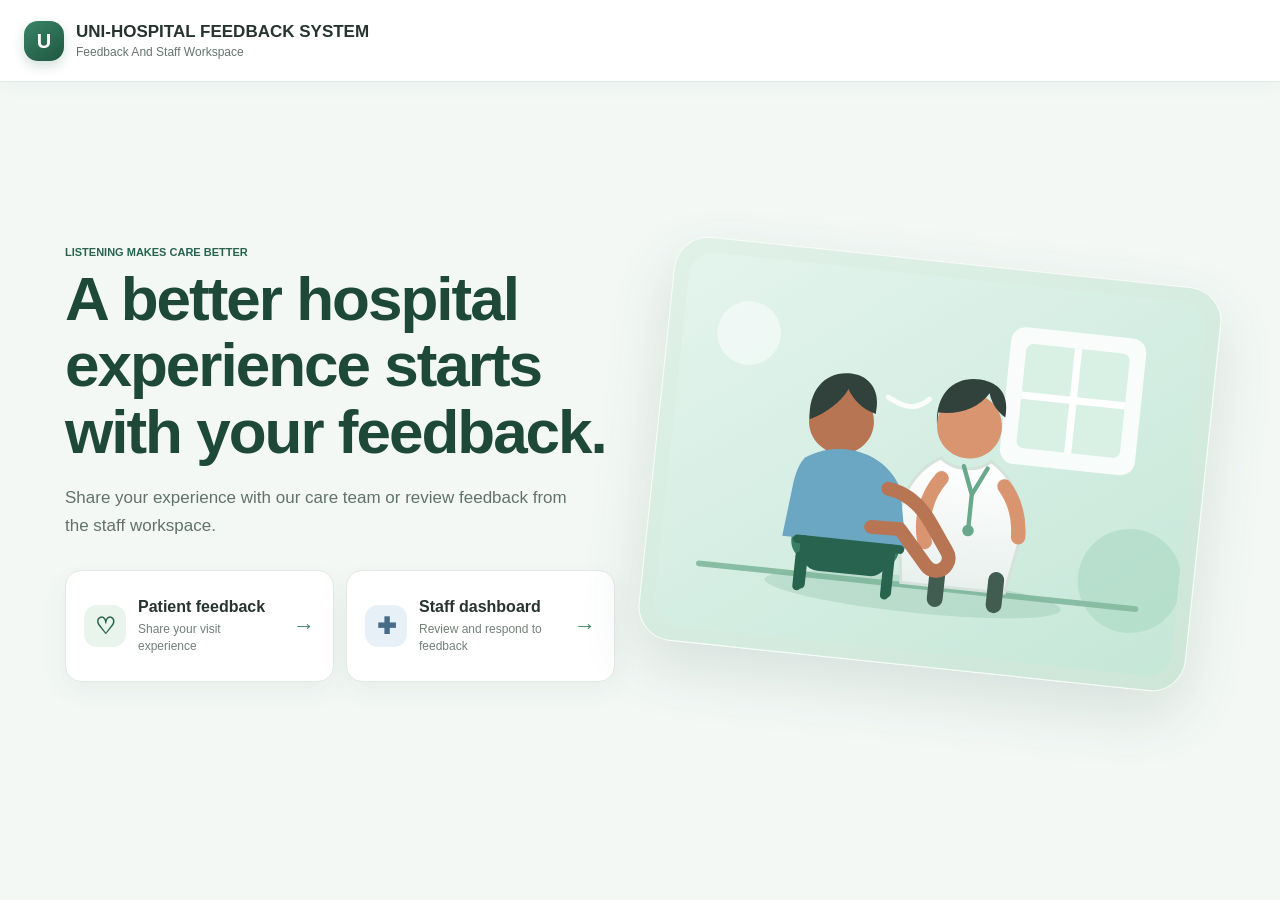
<file: index.html>
<!doctype html>
<html lang="en">
<head>
  <meta charset="utf-8">
  <meta name="viewport" content="width=device-width, initial-scale=1">
  <meta name="theme-color" content="#146c5a">
  <title>UNI-HOSPITAL FEEDBACK SYSTEM</title>
  <link rel="stylesheet" href="style.css">
</head>

<body>
  <header class="site-header">
    <a class="brand" href="index.html" aria-label="UNI-HOSPITAL FEEDBACK SYSTEM home">
      <span class="brand-mark" aria-hidden="true">U</span>
      <span><strong>UNI-HOSPITAL FEEDBACK SYSTEM</strong><small>Feedback And Staff Workspace</small></span>
    </a>
  </header>

  <main>
    <section class="content-layout start-layout">
      <div class="home-hero">
        <div class="home-copy">
          <p class="eyebrow">LISTENING MAKES CARE BETTER</p>
          <h1>A better hospital experience starts with your feedback.</h1>
          <p class="home-intro">Share your experience with our care team or review feedback from the staff workspace.</p>

          <nav class="choice-grid" aria-label="Choose an area">
            <a class="choice-card surface patient-choice" href="feedback.html">
              <span class="choice-icon" aria-hidden="true">♡</span>
              <span class="choice-copy"><strong>Patient feedback</strong><small>Share your visit experience</small></span>
              <span class="choice-arrow" aria-hidden="true">→</span>
            </a>
            <a class="choice-card surface staff-choice" href="dashboard.html">
              <span class="choice-icon" aria-hidden="true">✚</span>
              <span class="choice-copy"><strong>Staff dashboard</strong><small>Review and respond to feedback</small></span>
              <span class="choice-arrow" aria-hidden="true">→</span>
            </a>
          </nav>
        </div>
        <div class="home-illustration">
          <img src="assets/clinic-care.svg" alt="A clinician talking with a patient in a bright clinic">
        </div>
      </div>
    </section>
  </main>
</body>
</html>
</file>
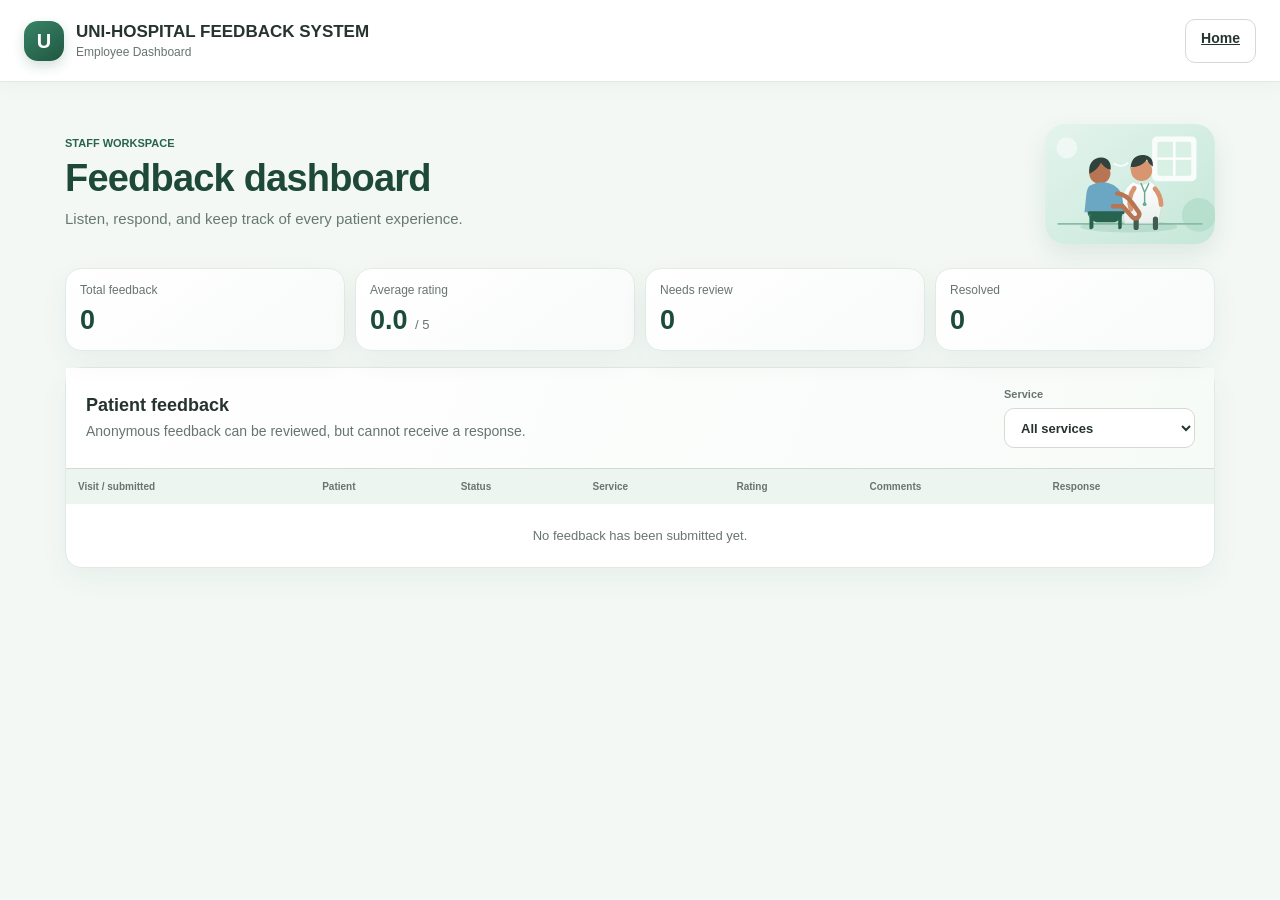
<file: dashboard.html>
<!doctype html>
<html lang="en">
<head>
  <meta charset="utf-8">
  <meta name="viewport" content="width=device-width, initial-scale=1">
  <meta name="theme-color" content="#146c5a">
  <title>Employee Dashboard - UNI-HOSPITAL</title>

  <link rel="stylesheet" href="style.css">
  <script src="app.js" defer></script>
</head>
<body>

  <header class="site-header">
    <a class="brand" href="index.html" aria-label="UNI-HOSPITAL FEEDBACK SYSTEM home">
      <span class="brand-mark" aria-hidden="true">U</span>
      <span><strong>UNI-HOSPITAL FEEDBACK SYSTEM</strong><small>Employee Dashboard</small></span>
    </a>

    <div class="header-actions">
      <a class="button button-light" href="index.html">Home</a>
    </div>
  </header>

  <main>
    <section class="content-layout">
      <div class="page-intro">
        <div>
          <p class="eyebrow">STAFF WORKSPACE</p>
          <h1>Feedback dashboard</h1>
          <p class="page-lead">Listen, respond, and keep track of every patient experience.</p>
        </div>
        <img src="assets/clinic-care.svg" alt="Clinician listening to a patient">
      </div>

      <div class="summary-grid">
        <article class="summary-card surface"><span>Total feedback</span><strong id="total-count">0</strong></article>
        <article class="summary-card surface"><span>Average rating</span><strong id="average-rating">0.0 <small>/ 5</small></strong></article>
        <article class="summary-card surface"><span>Needs review</span><strong id="pending-count">0</strong></article>
        <article class="summary-card surface"><span>Resolved</span><strong id="resolved-count">0</strong></article>
      </div>
      <section class="panel surface report-panel">
        <div class="section-heading report-heading">
          <div>
            <h2>Patient feedback</h2>
            <p class="panel-intro">Anonymous feedback can be reviewed, but cannot receive a response.</p>
          </div>
          <label class="filter-field">Service
            <select id="category-filter">
              <option value="all">All services</option>
              <option>Nursing & Care</option>
              <option>Reception & Check-in</option>
              <option>Doctor Consultation</option>
              <option>Wait Time</option>
              <option>Facilities & Cleanliness</option>
              <option>Billing & Insurance</option>
              <option>Other</option>
            </select>
          </label>
        </div>

        <div class="table-scroll">
          <table>
            <thead>
              <tr>
                <th>Visit / submitted</th><th>Patient</th><th>Status</th><th>Service</th>
                <th>Rating</th><th>Comments</th><th>Response</th>
              </tr>
            </thead>
            <tbody id="feedback-rows"></tbody>
          </table>

          <p id="dashboard-message" class="empty-message" hidden>No Feedback Has Been Submitted Yet.</p>
        </div>
      </section>
    </section>

  </main>
</body>
</html>
</file>
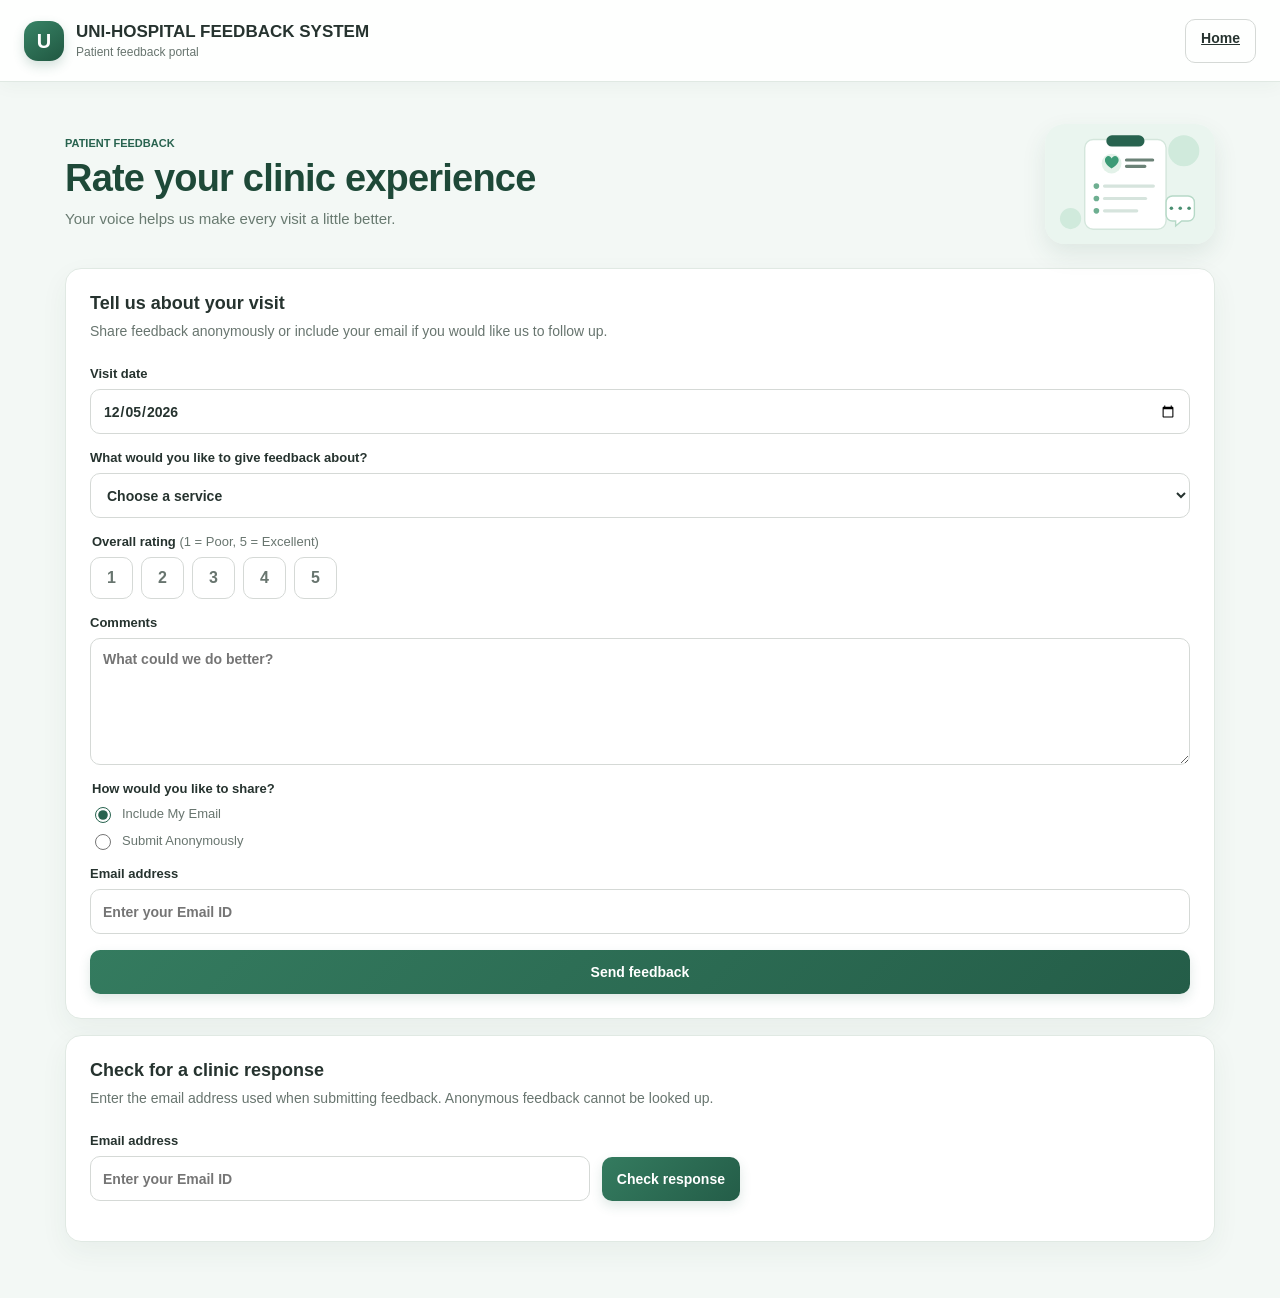
<file: feedback.html>
<!doctype html>
<html lang="en">
<head>
  <meta charset="utf-8">
  <meta name="viewport" content="width=device-width, initial-scale=1">
  <meta name="theme-color" content="#146c5a">
  <title>Patient Feedback - UNI-HOSPITAL</title>
  <link rel="stylesheet" href="style.css">
  <script src="app.js" defer></script>
</head>
<body>
  <header class="site-header">
    <a class="brand" href="index.html" aria-label="UNI-HOSPITAL FEEDBACK SYSTEM start page">
      <span class="brand-mark" aria-hidden="true">U</span>
      <span><strong>UNI-HOSPITAL FEEDBACK SYSTEM</strong><small>Patient feedback portal</small></span>
    </a>
    <div class="header-actions">
      <a class="button button-light" href="index.html">Home</a>
    </div>
  </header>

  <main>
    <section class="content-layout">
      <div class="page-intro">
        <div>
          <p class="eyebrow">PATIENT FEEDBACK</p>
          <h1>Rate your clinic experience</h1>
          <p class="page-lead">Your voice helps us make every visit a little better.</p>
        </div>
        <img src="assets/feedback-note.svg" alt="Feedback form illustration with a heart">
      </div>

      <section class="panel surface">
        <h2>Tell us about your visit</h2>
        <p class="panel-intro">Share feedback anonymously or include your email if you would like us to follow up.</p>

        <form id="feedback-form" class="form-stack">
          <label class="field">Visit date
            <input name="visitDate" type="date" required>
          </label>

          <label class="field">What would you like to give feedback about?
            <select name="category" required>
              <option value="">Choose a service</option>
              <option>Nursing & Care</option>
              <option>Reception & Check-in</option>
              <option>Doctor Consultation</option>
              <option>Wait Time</option>
              <option>Facilities & Cleanliness</option>
              <option>Billing & Insurance</option>
              <option>Other</option>
            </select>
          </label>

          <fieldset class="rating-field">
            <legend>Overall rating <span>(1 = Poor, 5 = Excellent)</span></legend>
            <div class="rating-options">
              <label><input type="radio" name="rating" value="1" required><span>1</span></label>
              <label><input type="radio" name="rating" value="2"><span>2</span></label>
              <label><input type="radio" name="rating" value="3"><span>3</span></label>
              <label><input type="radio" name="rating" value="4"><span>4</span></label>
              <label><input type="radio" name="rating" value="5"><span>5</span></label>
            </div>
          </fieldset>

          <label class="field">Comments
            <textarea name="comments" rows="5" maxlength="1500" placeholder="What could we do better?"></textarea>
          </label>

          <fieldset class="identity-field">
            <legend>How would you like to share?</legend>
            <label><input type="radio" name="identity" value="email" checked> Include My Email</label>
            <label><input type="radio" name="identity" value="anonymous"> Submit Anonymously</label>
          </fieldset>

          <label id="email-field" class="field" hidden>Email address
            <input name="email" type="email" autocomplete="email" placeholder="Enter your Email ID">
          </label>

          <button class="button button-primary" type="submit">Send feedback</button>
          <p id="feedback-message" class="message" role="status" aria-live="polite"></p>
        </form>
      </section>

      <section class="panel surface response-lookup">
        <h2>Check for a clinic response</h2>
        <p class="panel-intro">Enter the email address used when submitting feedback. Anonymous feedback cannot be looked up.</p>
        <form id="response-lookup-form" class="response-lookup-form">
          <label class="field">Email address
            <input name="email" type="email" autocomplete="email" placeholder="Enter your Email ID" required>
          </label>
          <button class="button button-primary" type="submit">Check response</button>
        </form>
        <p id="response-lookup-message" class="message" role="status" aria-live="polite"></p>
        <div id="response-lookup-results" class="response-lookup-results" aria-live="polite"></div>
      </section>
    </section>
  </main>
</body>
</html>
</file>
<file: style.css>
:root {
  font-family: "Segoe UI", Arial, sans-serif;
  color: #26332f;
  background: #f3f8f5;
}
* { box-sizing: border-box; }
body {
  display: flex;
  flex-direction: column;
  margin: 0;
  background: #f3f8f5;
}
.start-layout, main {
  display: flex;
  flex-direction: column;
}
main { flex: 1; }
button, input, select, textarea { font: inherit; }
button, select { cursor: pointer; }
.site-header, .brand, .header-actions, .identity-field label, .section-heading {
  display: flex;
  align-items: center;
}
.site-header {
  min-height: 82px;
  padding: 14px 24px;
  border-bottom: 1px solid #e0e9e3;
  background: rgba(255, 255, 255, .94);
  justify-content: space-between;
  box-shadow: 0 4px 18px rgba(34, 73, 56, .04);
}
.brand {
  gap: 12px;
  color: #26332f;
  text-decoration: none;
}
.brand-mark {
  display: grid;
  width: 40px;
  height: 40px;
  place-items: center;
  border-radius: 14px;
  background: linear-gradient(145deg, #388466, #205741);
  color: #fff;
  font: 700 20px/1 "Arial", sans-serif;
  box-shadow: 0 5px 12px rgba(40, 99, 79, .2);
}
.brand strong, .brand small { display: block; }
.brand strong { font-size: 17px; }
.brand small {
  margin-top: 3px;
  color: #68756f;
  font-size: 12px;
}
.header-actions { gap: 12px; }
.button {
  min-height: 44px;
  padding: 10px 15px;
  border: 0;
  border-radius: 10px;
  font-size: 14px;
  font-weight: 700;
  transition: background .18s ease, transform .18s ease, box-shadow .18s ease;
}
.button-primary {
  background: linear-gradient(135deg, #347b5f, #245d48);
  color: #fff;
  box-shadow: 0 5px 12px rgba(40, 99, 79, .15);
}
.button-primary:hover {
  background: #1d4b3b;
  box-shadow: 0 7px 16px rgba(40, 99, 79, .2);
  transform: translateY(-1px);
}
.button-light {
  border: 1px solid #d5d9d6;
  color: #26332f;
}
.button-light:hover { background: #edf3ef; }
.content-layout {
  width: min(1150px, calc(100% - 28px));
  flex: 1;
  margin: 0 auto;
  padding: 42px 0 56px;
}
.start-layout {
  justify-content: center;
}
.home-hero {
  display: grid;
  grid-template-columns: 550px 550px;
  align-items: center;
  gap: 40px;
  min-height: 680px;
}
.home-copy { width: 550px; }
.home-copy h1 {
  margin: 0;
  color: #1e4938;
  font-size: 62px;
  letter-spacing: -2px;
  line-height: 1.08;
}
.home-intro {
  width: 510px;
  margin: 18px 0 30px;
  color: #61736a;
  font-size: 17px;
  line-height: 1.65;
}
.home-illustration {
  position: relative;
  width: 550px;
  padding: 14px;
  border: 1px solid rgba(255, 255, 255, .8);
  border-radius: 34px;
  background: linear-gradient(145deg, #e0f1e8, #cce6d8);
  box-shadow: 0 24px 60px rgba(41, 92, 68, .14);
  transform: rotate(6deg);
}
.home-illustration img {
  display: block;
  width: 520px;
  border-radius: 25px;
}
.choice-grid {
  display: grid;
  grid-template-columns: repeat(2, 269px);
  gap: 12px;
}
.choice-card {
  display: flex;
  min-height: 112px;
  align-items: center;
  gap: 12px;
  padding: 18px;
  border: 1px solid #e0eae3;
  color: inherit;
  text-decoration: none;
  box-shadow: 0 8px 22px rgba(30, 73, 56, .05);
  transition: transform .18s ease, border-color .18s ease, box-shadow .18s ease;
}
.choice-card:hover {
  border-color: #92c4a8;
  box-shadow: 0 14px 28px rgba(30, 73, 56, .1);
  transform: translateY(-3px);
}
.choice-icon {
  display: grid;
  width: 42px;
  height: 42px;
  flex: 0 0 42px;
  place-items: center;
  border-radius: 13px;
  background: #e8f4ec;
  color: #28634f;
  font-size: 23px;
  font-weight: 700;
}
.staff-choice .choice-icon {
  background: #e8f0f7;
  color: #466c88;
}
.choice-copy {
  display: grid;
  flex: 1;
  gap: 5px;
}
.choice-copy strong { font-size: 16px; }
.choice-copy small {
  color: #728078;
  font-size: 12px;
  line-height: 1.4;
}
.choice-arrow {
  color: #438565;
  font-size: 22px;
}
.eyebrow {
  margin: 0 0 8px;
  color: #28634f;
  font-size: 11px;
  font-weight: 700;
}
.panel-intro {
  margin: 0;
  color: #68756f;
  font-size: 14px;
  line-height: 1.5;
}
.page-intro {
  display: flex;
  align-items: center;
  justify-content: space-between;
  gap: 24px;
  margin-bottom: 24px;
}
.page-intro h1 {
  margin: 0;
  color: #1e4938;
  font-size: 38px;
  letter-spacing: -.8px;
}
.page-intro img {
  width: 170px;
  height: 120px;
  object-fit: cover;
  border-radius: 20px;
  box-shadow: 0 10px 24px rgba(41, 92, 68, .1);
}
.page-lead {
  margin: 8px 0 0;
  color: #687a70;
  font-size: 15px;
  line-height: 1.5;
}
.surface {
  border: 1px solid #e0e9e3;
  border-radius: 16px;
  background: #fff;
  box-shadow: 0 10px 28px rgba(30, 73, 56, .055);
}
.panel { padding: 24px; }
.panel h2 {
  margin: 0 0 7px;
  font-size: 18px;
}
.panel > .panel-intro { margin-bottom: 24px; }
.form-stack {
  display: grid;
  gap: 16px;
}
.response-lookup { margin-top: 16px; }
.response-lookup-form {
  display: flex;
  width: 650px;
  align-items: end;
  gap: 12px;
}
.response-lookup-form .field { flex: 1; }
.response-lookup-results {
  display: grid;
  gap: 12px;
  margin-top: 16px;
}
.response-result {
  padding: 14px;
  border: 1px solid #d5d9d6;
  border-radius: 10px;
  background: #f8faf8;
}
.response-result h3 {
  margin: 0;
  font-size: 14px;
}
.response-result p {
  margin: 8px 0 0;
  font-size: 13px;
  line-height: 1.5;
  overflow-wrap: anywhere;
  white-space: pre-wrap;
}
.response-result .response-result-status {
  color: #28634f;
  font-weight: 700;
}
.field, .filter-field { display: grid; }
.field[hidden] { display: none; }
.field {
  gap: 8px;
  color: #26332f;
  font-size: 13px;
  font-weight: 650;
}
.field :is(input, select, textarea), .filter-field select {
  min-height: 45px;
  padding: 10px 12px;
  border: 1px solid #d5d9d6;
  border-radius: 10px;
  background: #fff;
  color: #26332f;
  font-size: 14px;
}
.field textarea {
  min-height: 124px;
  resize: vertical;
  line-height: 1.5;
}
.field :is(input, select, textarea):focus, .filter-field select:focus {
  border-color: #28634f;
  outline: 2px solid #72bbaa;
  outline-offset: 1px;
}
.rating-field, .identity-field {
  margin: 0;
  padding: 0;
  border: 0;
}
.rating-field legend, .identity-field legend {
  margin-bottom: 8px;
  color: #26332f;
  font-size: 13px;
  font-weight: 650;
}
.rating-field legend span {
  color: #68756f;
  font-weight: 400;
}
.rating-options {
  display: flex;
  gap: 8px;
}
.rating-options label { position: relative; }
.rating-options input {
  position: absolute;
  width: 1px;
  height: 1px;
  opacity: 0;
}
.rating-options label span {
  display: grid;
  width: 43px;
  height: 42px;
  place-items: center;
  border: 1px solid #d5d9d6;
  border-radius: 10px;
  color: #68756f;
  font-weight: 700;
  cursor: pointer;
}
.rating-options input:checked + span {
  border-color: #28634f;
  background: #edf3ef;
  color: #1d4b3b;
}
.rating-options input:focus-visible + span, :focus-visible {
  outline: 3px solid #72bbaa;
  outline-offset: 2px;
}
.identity-field {
  display: grid;
  gap: 8px;
  color: #68756f;
  font-size: 13px;
}
.identity-field label { gap: 8px; }
.identity-field input {
  width: 16px;
  height: 16px;
  accent-color: #28634f;
}
.message {
  margin: 10px;
  color: #28634f;
  font-size: 13px;
  line-height: 1.5;
  text-align: center;
}
.message:empty { display: none; }
.summary-grid {
  display: grid;
  grid-template-columns: repeat(4, 280px);
  gap: 10px;
  margin-bottom: 16px;
}
.summary-card {
  display: grid;
  gap: 8px;
  padding: 14px;
  border-color: #e1ebe4;
  background: linear-gradient(145deg, #fff, #f8fbf9);
}
.summary-card > span {
  color: #68756f;
  font-size: 12px;
}
.summary-card strong {
  color: #1d4b3b;
  font-size: 27px;
}
.summary-card strong small {
  color: #68756f;
  font-size: 13px;
  font-weight: 500;
}
.section-heading { justify-content: space-between; }
.report-panel { padding: 0; }
.report-heading {
  padding: 20px;
  background: linear-gradient(110deg, #fff, #f7fbf8);
}
.report-heading h2 { margin-bottom: 5px; }
.filter-field {
  width: 190px;
  gap: 8px;
  color: #68756f;
  font-size: 11px;
  font-weight: 700;
}
.filter-field select {
  min-height: 40px;
  font-size: 13px;
}
.table-scroll {
  overflow-x: auto;
  border-top: 1px solid #d5d9d6;
}
table {
  width: 1148px;
  border-collapse: collapse;
  text-align: left;
}
th {
  padding: 12px;
  background: #edf5f0;
  color: #68756f;
  font-size: 10px;
  white-space: nowrap;
}
td {
  padding: 12px;
  border-top: 1px solid #edf2ee;
  font-size: 12px;
  line-height: 1.5;
  vertical-align: top;
}
td:first-child { white-space: pre-line; }
.comment-cell {
  max-width: 220px;
  overflow-wrap: anywhere;
  white-space: pre-wrap;
}
.response-input {
  display: block;
  width: 200px;
  height: 48px;
  min-height: 48px;
  margin-bottom: 6px;
  padding: 8px;
  border: 1px solid #d5d9d6;
  border-radius: 8px;
  font: inherit;
  font-size: 12px;
  resize: vertical;
}
.response-text {
  width: 200px;
  margin: 0;
  overflow-wrap: anywhere;
  white-space: pre-wrap;
}
.response-unavailable {
  color: #68756f;
  font-size: 11px;
}
.status {
  display: inline-flex;
  padding: 5px 9px;
  border-radius: 10px;
  background: #fff3dc;
  color: #9a5c08;
  font-size: 11px;
  font-weight: 700;
  white-space: nowrap;
}
.status.resolved {
  background: #e3f2e9;
  color: #216a43;
}
.text-button {
  padding: 2px;
  border: 0;
  background: transparent;
  color: #28634f;
  font-weight: 700;
  text-decoration: underline;
}
.row-action { white-space: nowrap; }
.empty-message {
  margin: 0;
  padding: 24px 16px;
  color: #68756f;
  font-size: 13px;
  text-align: center;
}
</file>
